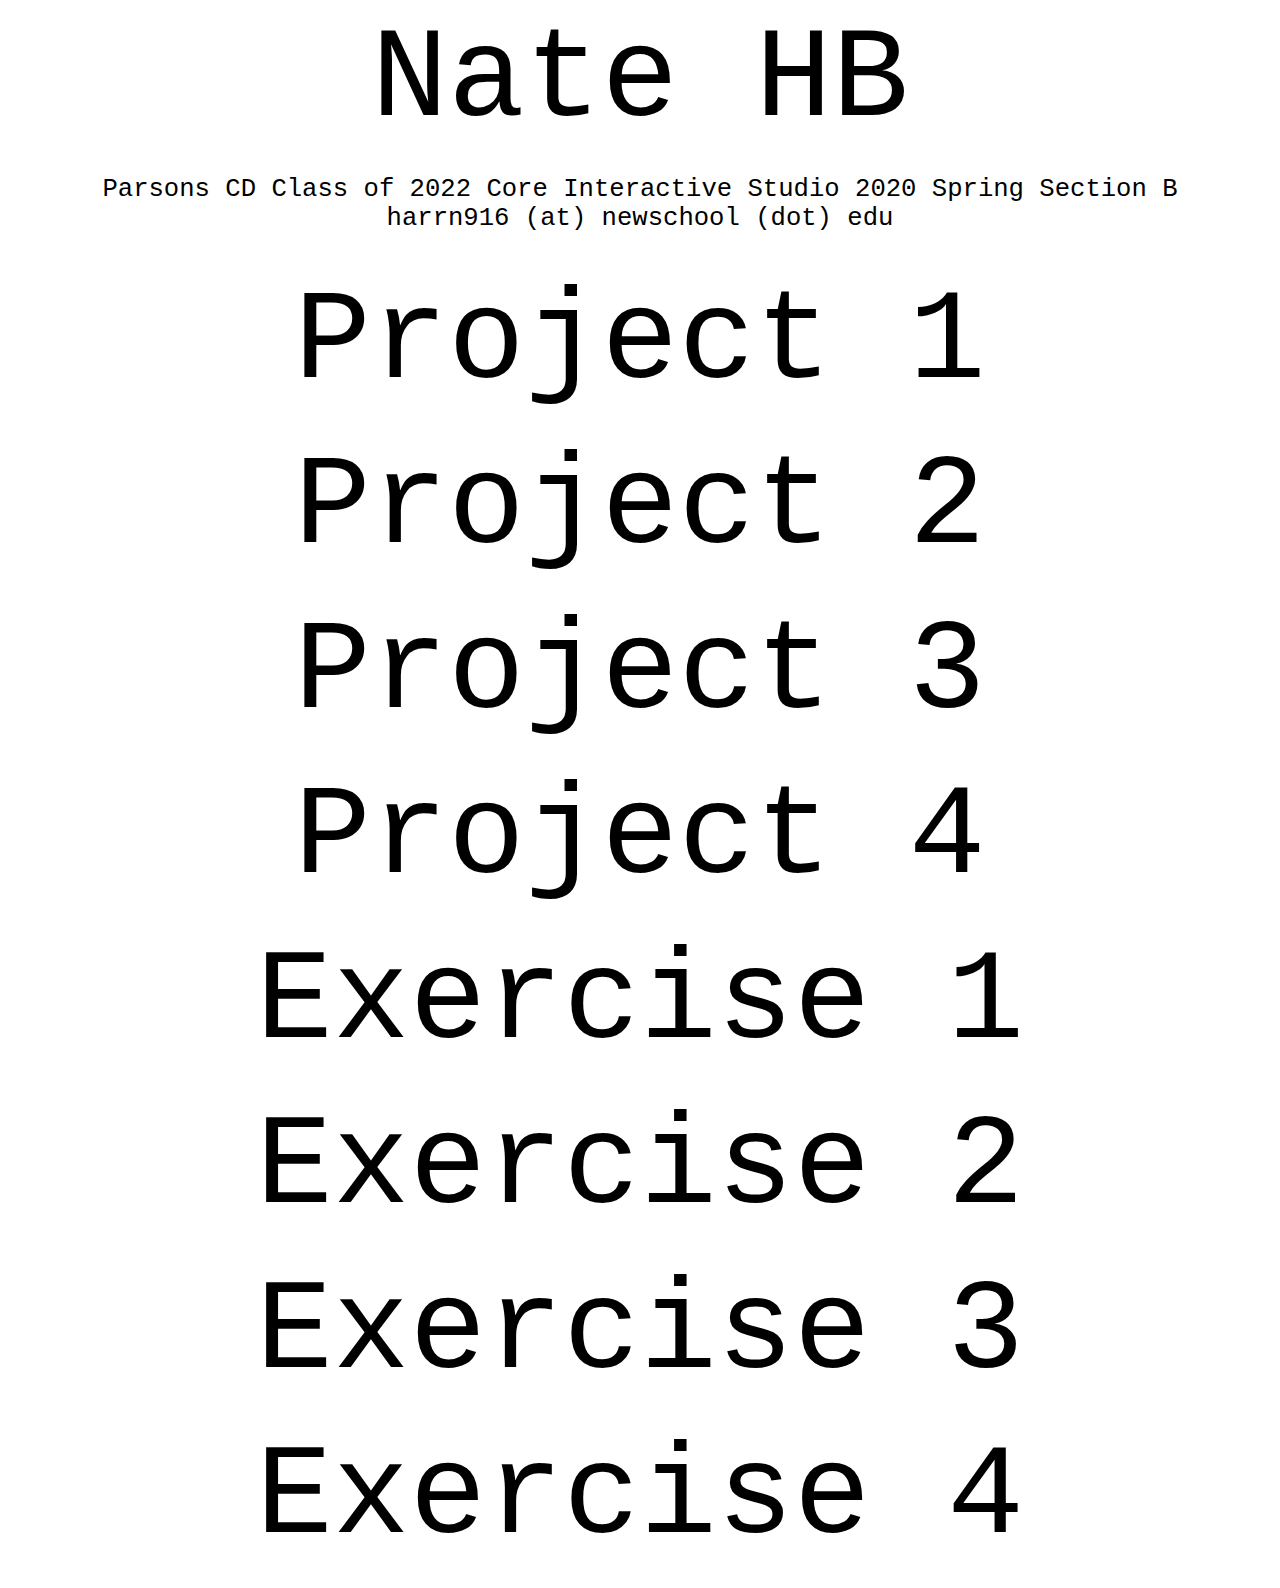
<file: index.html>
<html>
<head>
  <meta charset="utf-8">
  <title>Nate HB Portfolio</title>
  <link rel="stylesheet" href="style.css">
</head>
<body>
  <div class="main">
    <div class="info">
      <div class="name">Nate HB</div>
      <div class="course">
        Parsons CD Class of 2022
Core Interactive Studio 2020 Spring Section B
      </div>
      <div class="contact">harrn916 (at) newschool (dot) edu</div>
    </div>
    <div class="projectsContainer">
      <div class="item">
        <a href="./websiteprogress/index.html">Project 1</a>
      </div>
      <div class="item">
       <a href="">Project 2</a>
      </div> 
      <div class="item">
       <a href="">Project 3</a>
      </div> 
      <div class="item">
       <a href="">Project 4</a>
      </div> 
      <div class="item">
       <a href="./seven/index.html">Exercise 1</a>
      </div> 
      <div class="item">
       <a href="./ResponsiveWeb/index.html">Exercise 2</a>
      </div> 
      <div class="item">
       <a href="">Exercise 3</a>
      </div> 
      <div class="item">
       <a href="">Exercise 4</a>
      </div> 
    </div>
  </div>
</body>
</html>
</file>
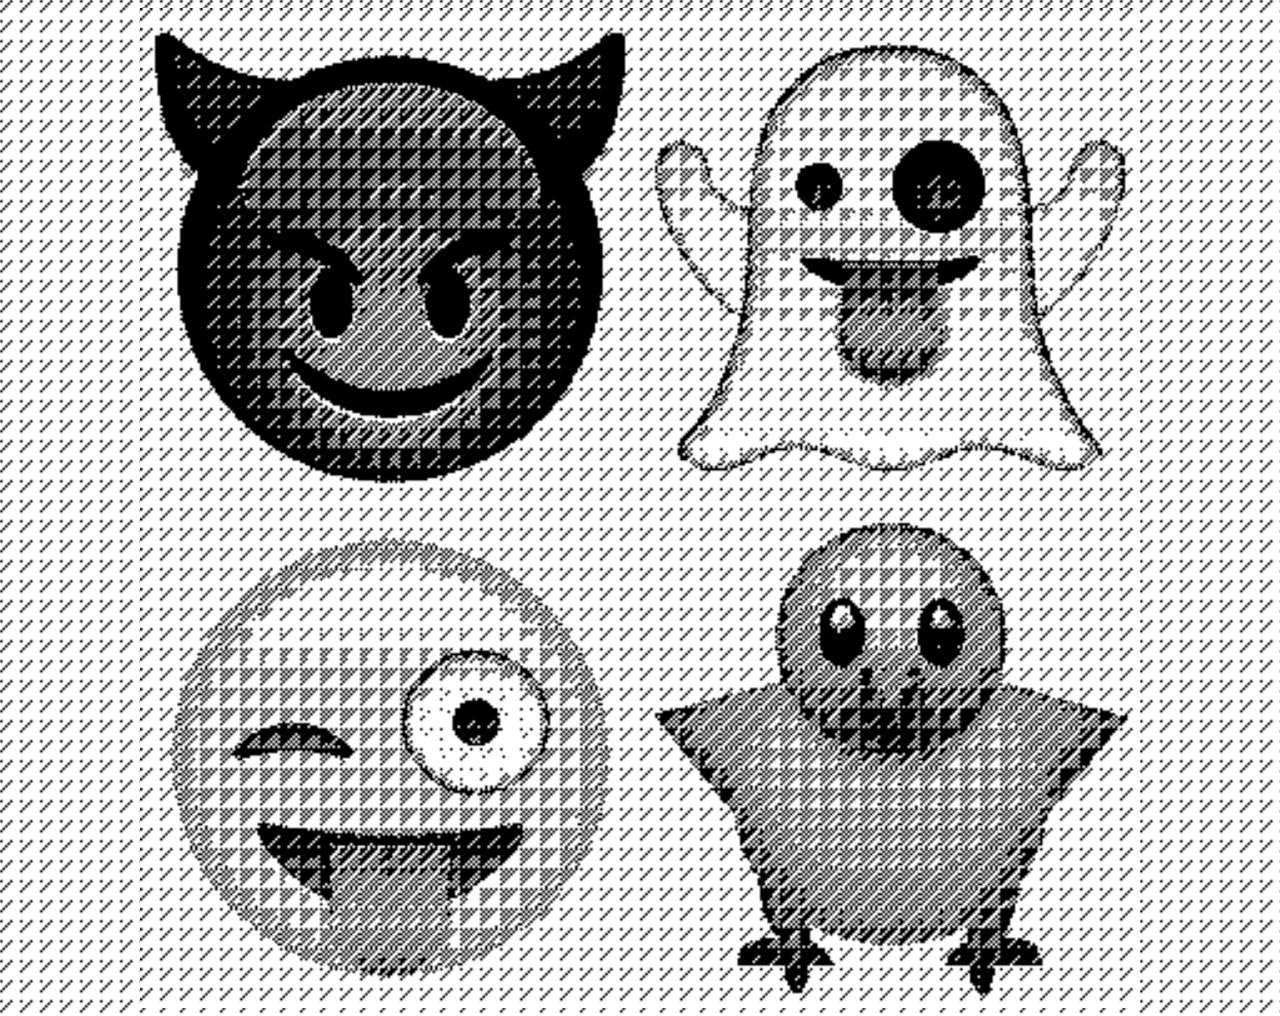
<file: emojisite/index.html>
<!DOCTYPE html>
<html>
	<head>
		<meta charset="UTF-8">
		<title></title>
		<link rel="stylesheet" type="text/css" href="style.css">
	</head>
	<body>       
           <div class="emoji">
           		<div class="devil">
           			<a href="devil.html"><img src="img/blank.png"></a>
           		</div>
           		<div class="ghost">
           			<a href="ghost.html"><img src="img/blank.png"></a>
           		</div>
           		<div class="smile">
           			<a href="smile.html"><img src="img/blank.png"></a>
           		</div>
           		<div class="bird">
           			<a href="bird.html"><img src="img/blank.png"></a>
           		</div>
           </div>

	</body>
</html>
</file>
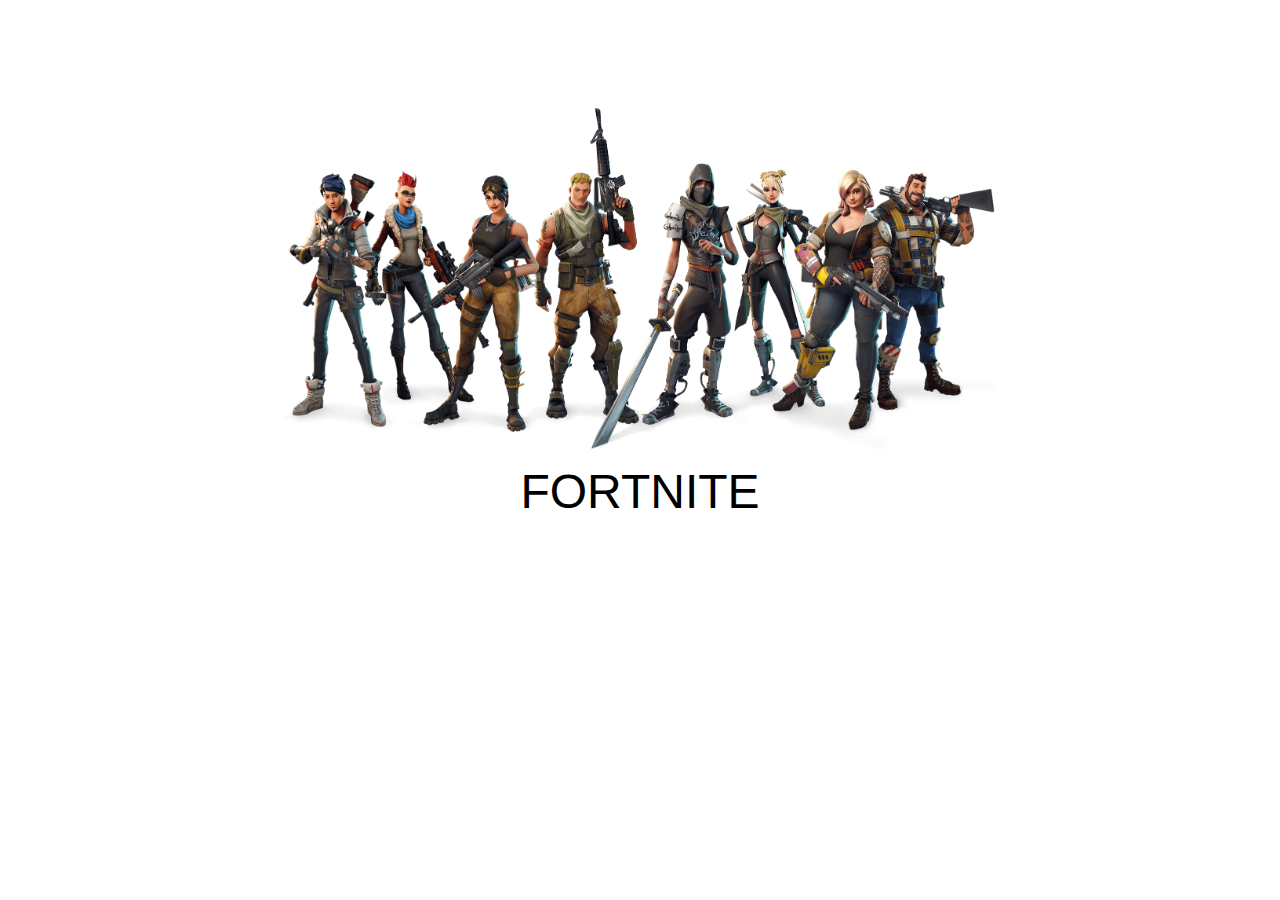
<file: ResponsiveWeb/index.html>
<!DOCTYPE html>
<html>
	<head>
		<meta charset="UTF-8">
		<title></title>
		<link rel="stylesheet" type="text/css" href="style.css">
	</head>
	<body>
		<div class="content">
			<div class="image">
				<img src="./fortnite.png">
			</div>
			<div class="image2">
				<img src="./dab.png">
			</div>
			<div class="fortnite">FORTNITE</div>
			<div class="dab"><a href="./index2.html">DAB?</a></div>
		</div>


	</body>
</html>
</file>
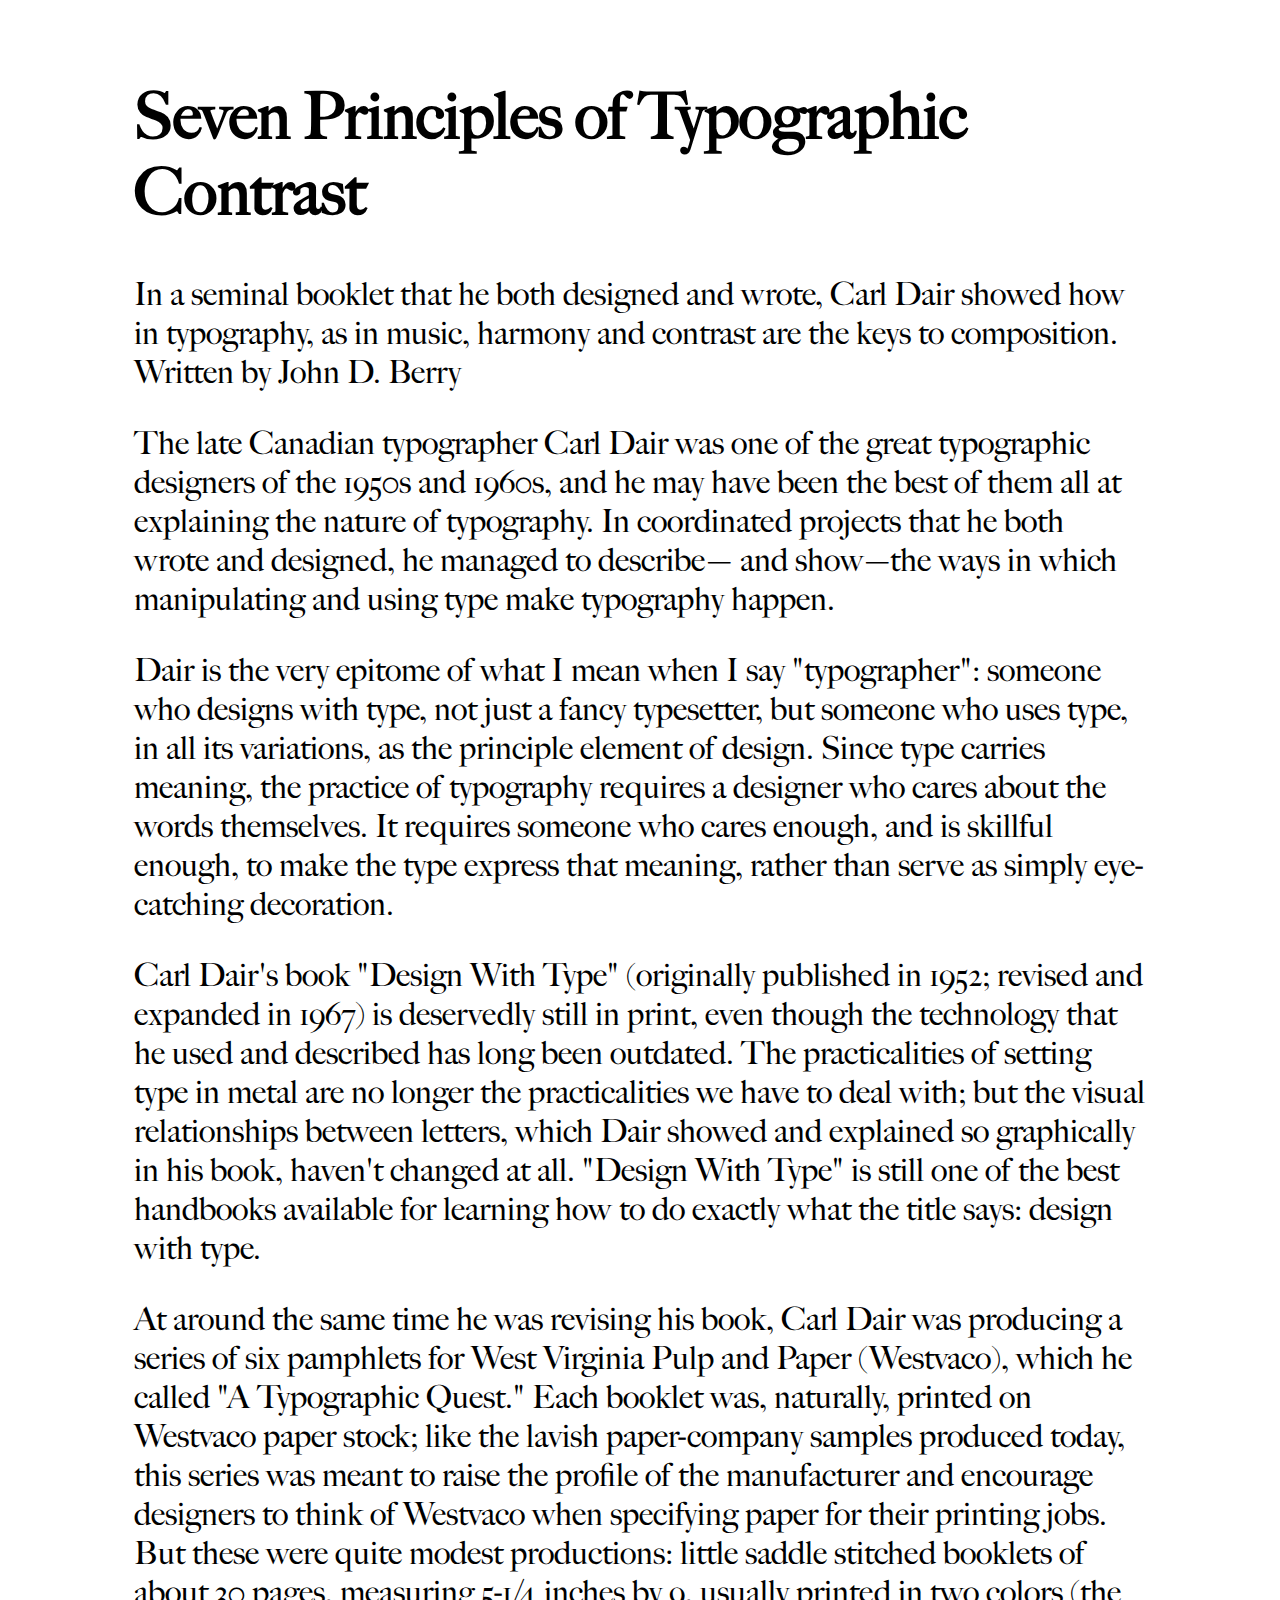
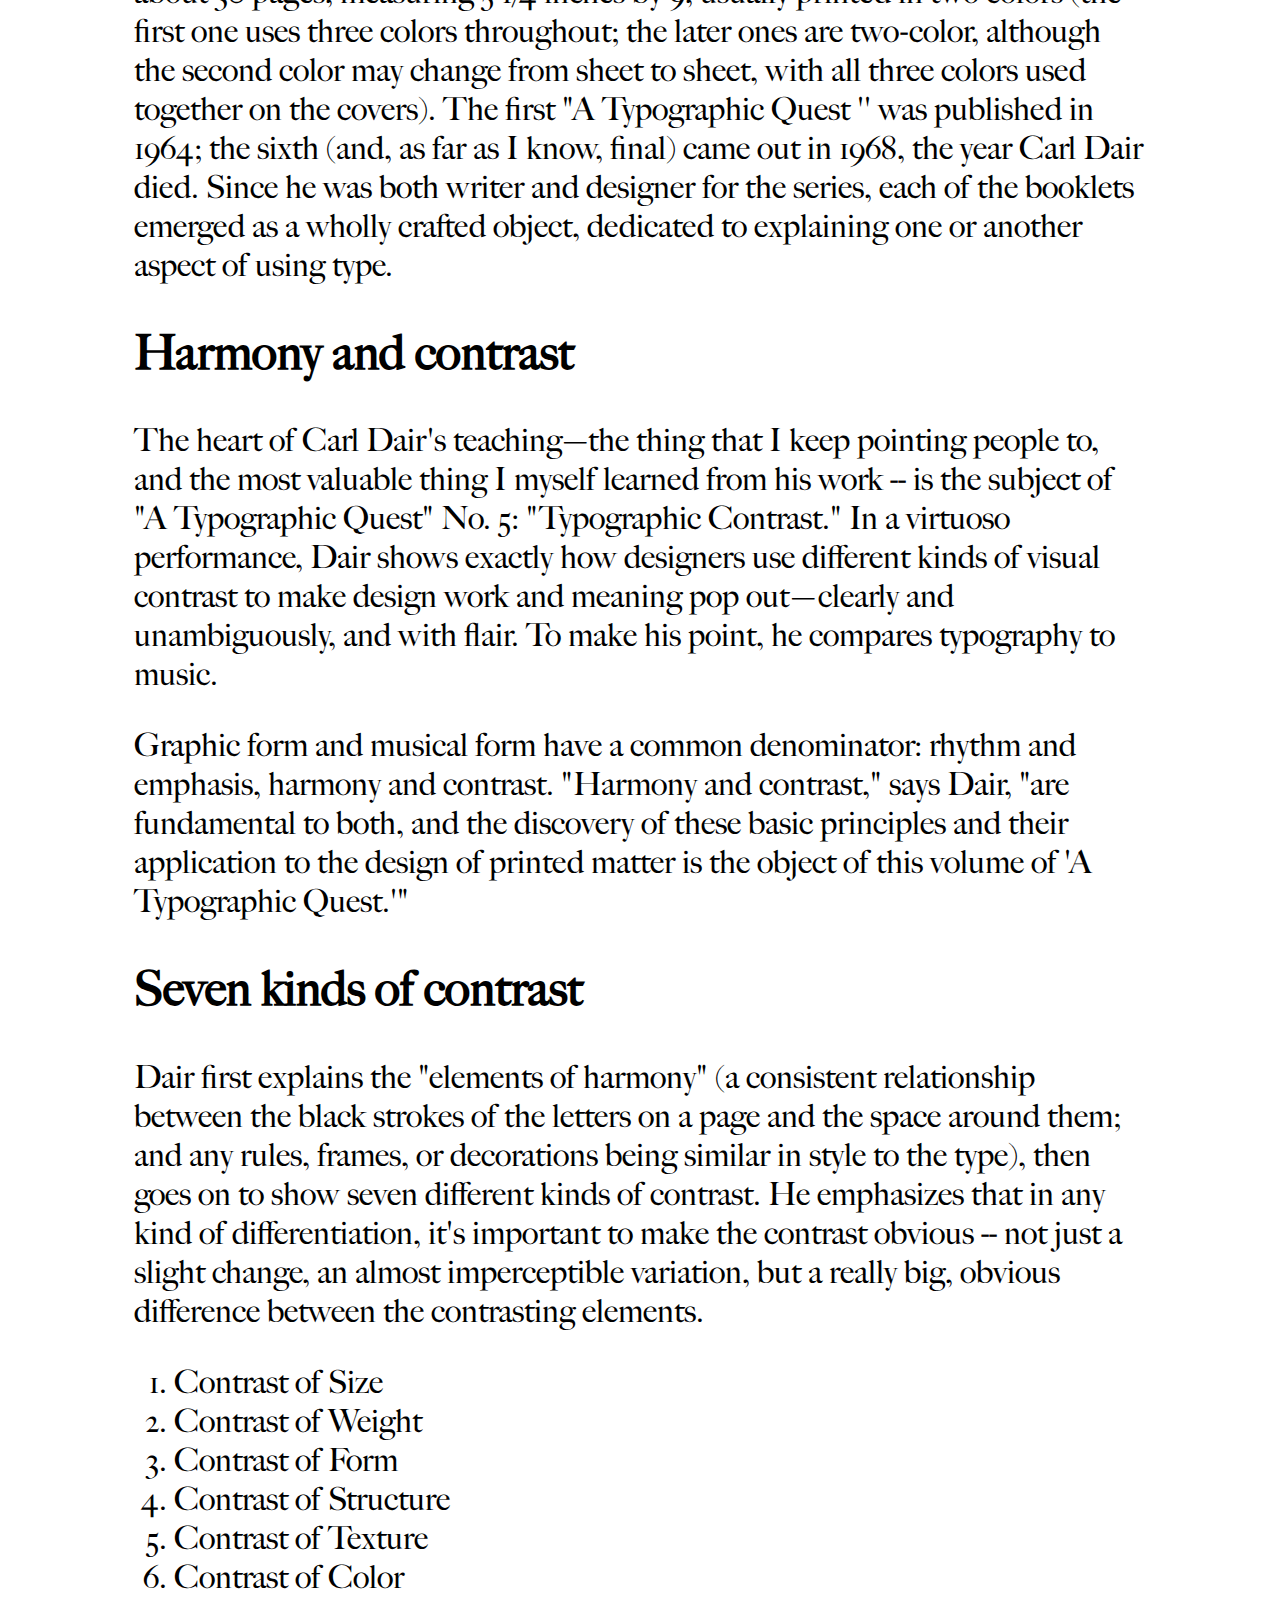
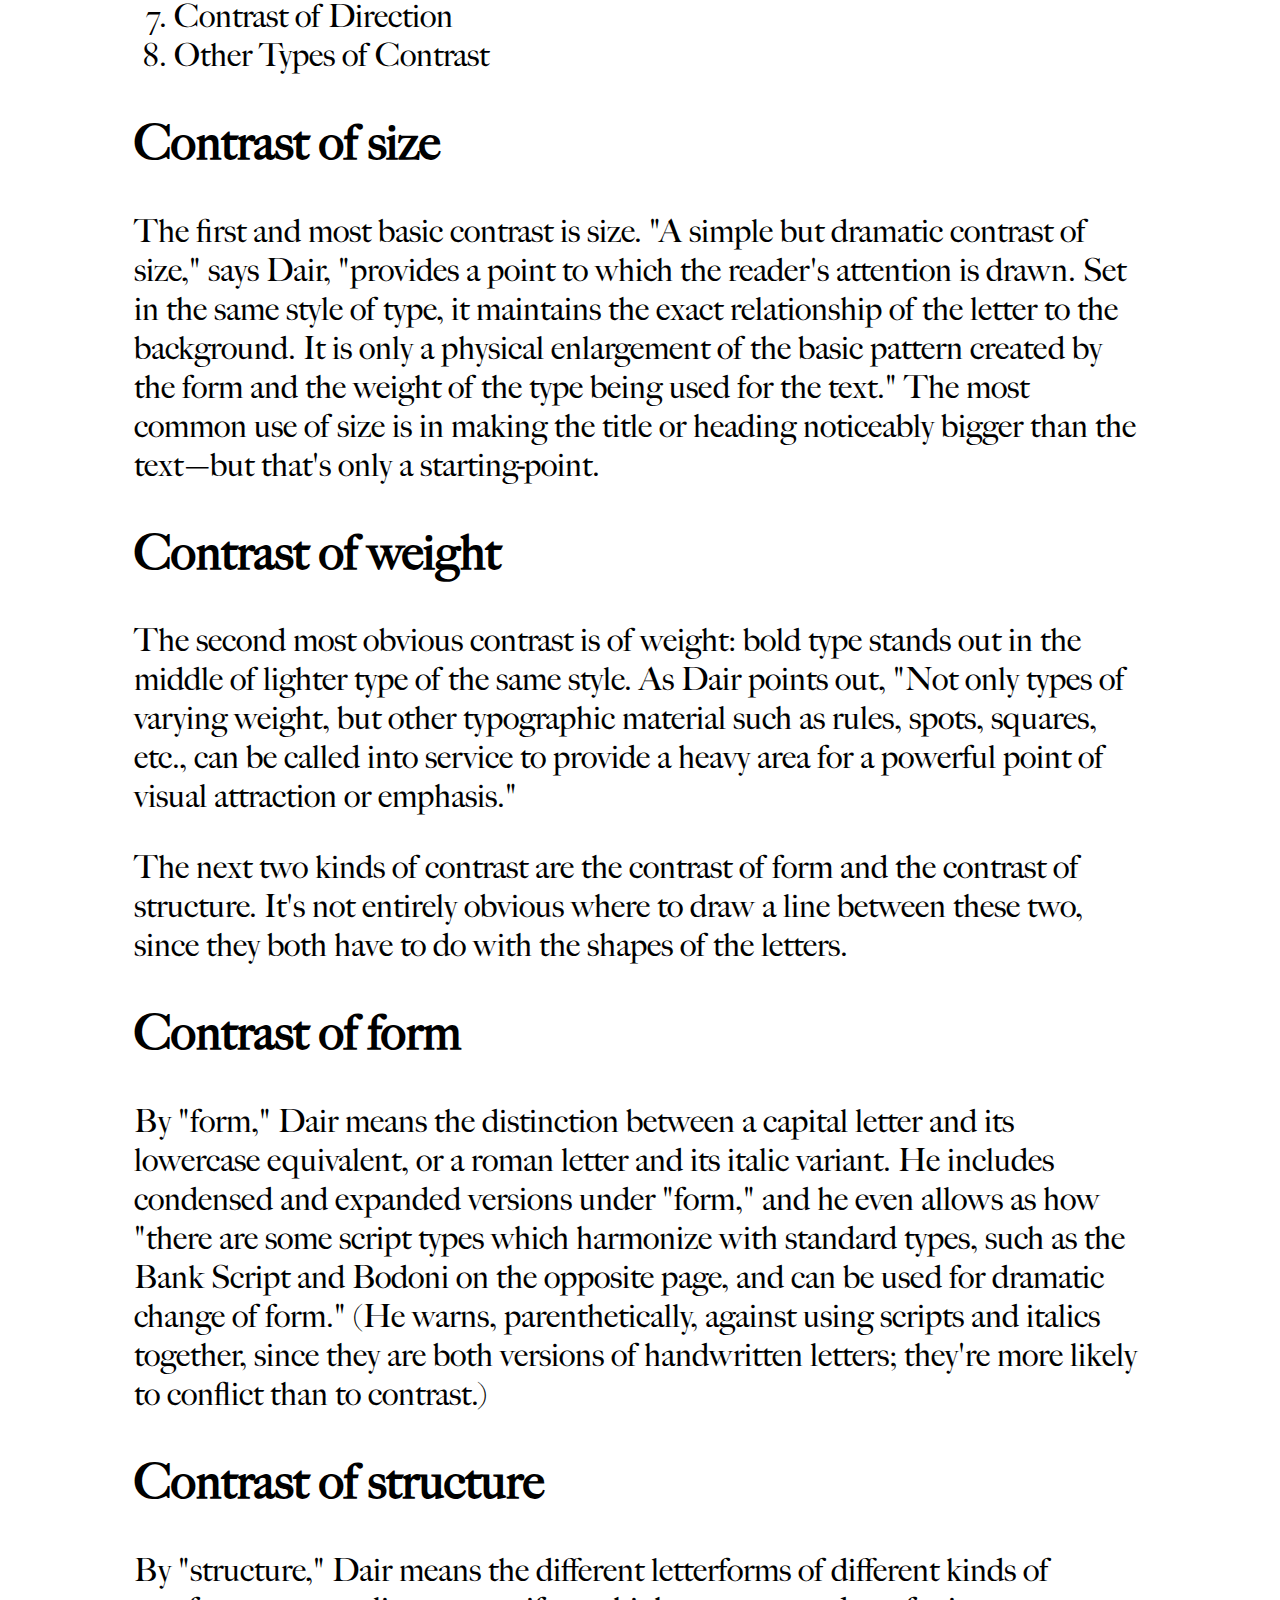
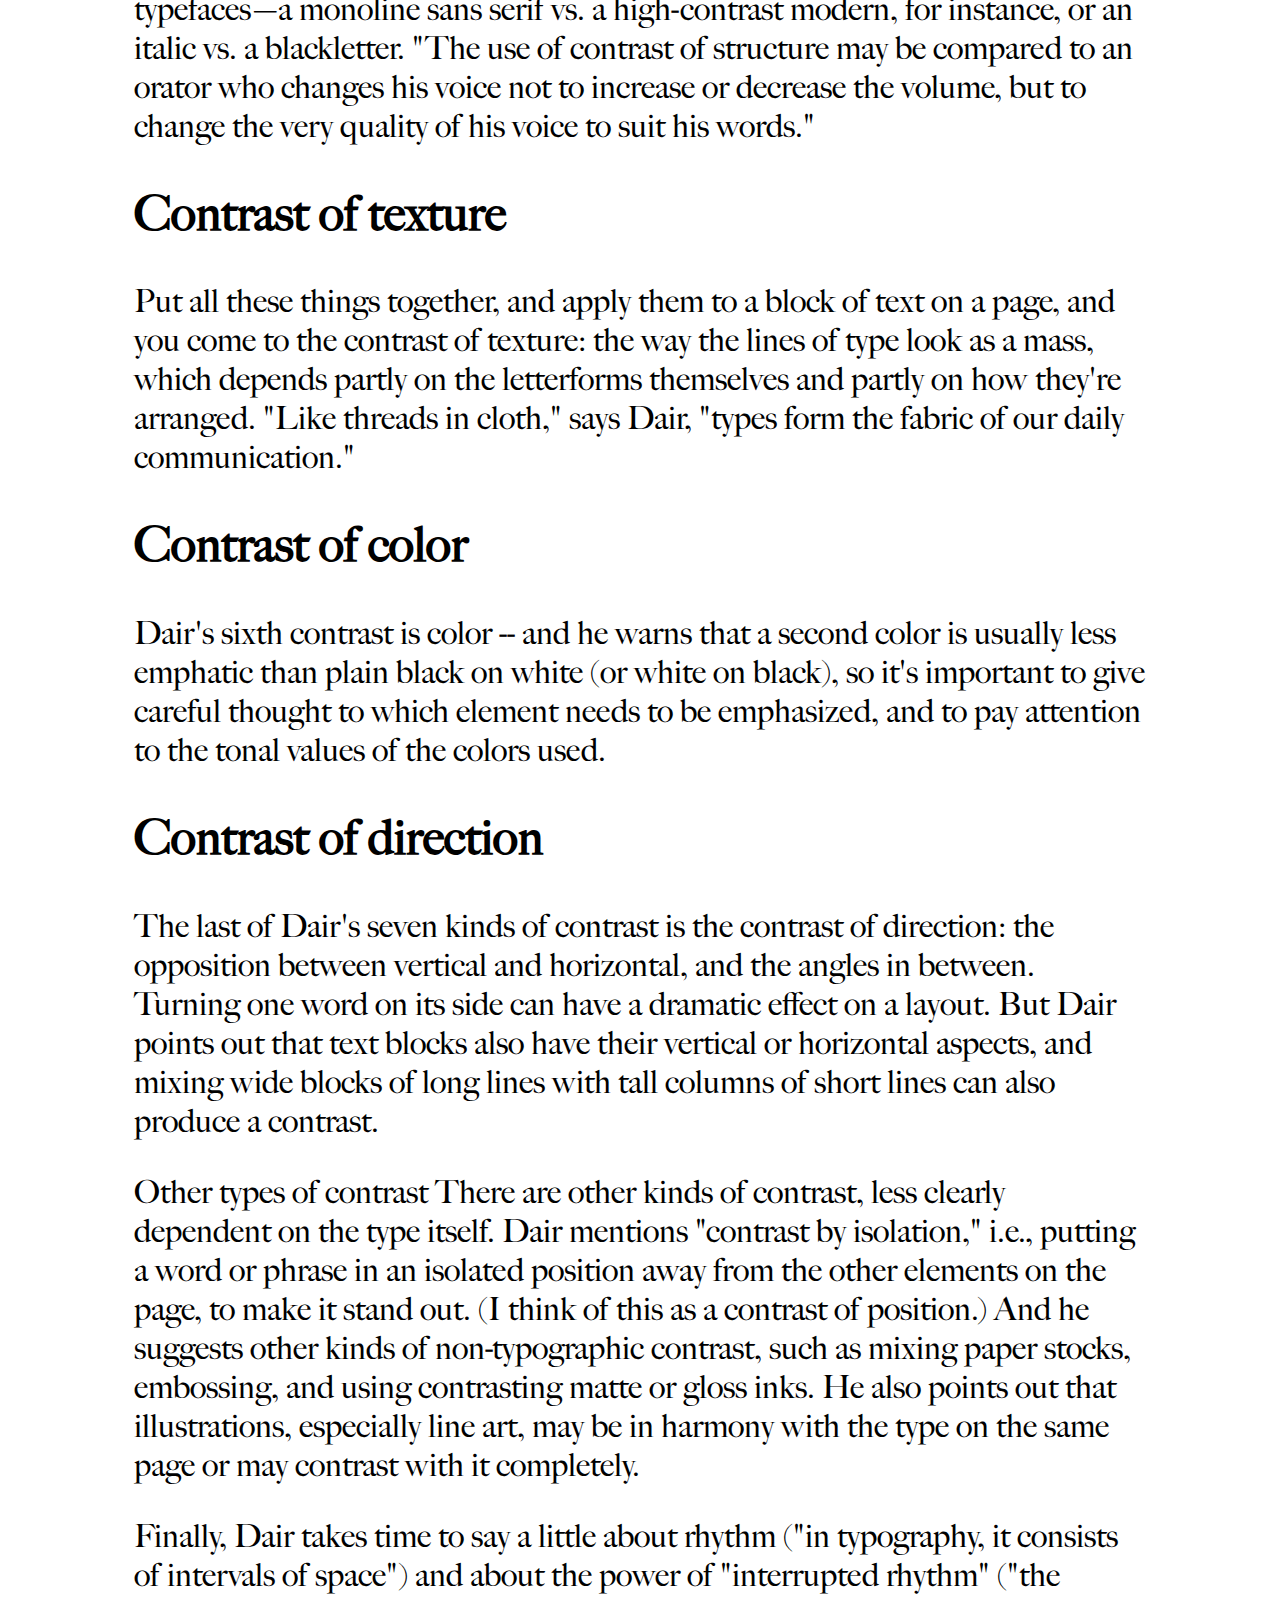
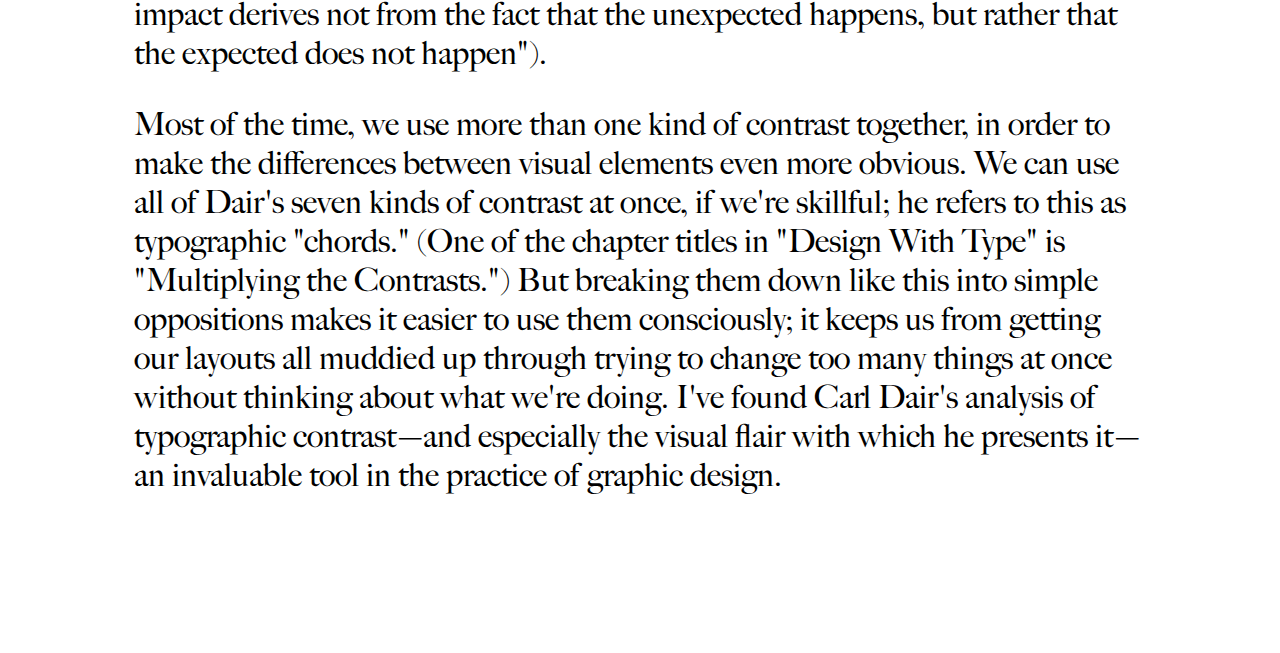
<file: seven/index.html>
<!DOCTYPE html>
<html>
	<head>
		<meta charset="UTF-8">
		<title></title>
		<link rel="stylesheet" type="text/css" href="style.css">
	</head>
	<body>
<div class="alltext">
	 <h1>
     Seven Principles of Typographic Contrast
    </h1>
<p> 
In a seminal booklet that he both designed and wrote, Carl Dair showed how in typography, as in music, harmony and contrast are the keys to composition.
Written by John D. Berry
</p> 
<p>
The late Canadian typographer Carl Dair was one of the great typographic designers of the 1950s and 1960s, and he may have been the best of them all at explaining the nature of typography. In coordinated projects that he both wrote and designed, he managed to describe— and show—the ways in which manipulating and using type make typography happen.
</p>
<p>
Dair is the very epitome of what I mean when I say "typographer": someone who designs with type, not just a fancy typesetter, but someone who uses type, in all its variations, as the principle element of design. Since type carries meaning, the practice of typography requires a designer who cares about the words themselves. It requires someone who cares enough, and is skillful enough, to make the type express that meaning, rather than serve as simply eye-catching decoration.
</p>
<p>
Carl Dair's book "Design With Type" (originally published in 1952; revised and expanded in 1967) is deservedly still in print, even though the technology that he used and described has long been outdated. The practicalities of setting type in metal are no longer the practicalities we have to deal with; but the visual relationships between letters, which Dair showed and explained so graphically in his book, haven't changed at all. "Design With Type" is still one of the best handbooks available for learning how to do exactly what the title says: design with type.
</p>
<p>
At around the same time he was revising his book, Carl Dair was producing a series of six pamphlets for West Virginia Pulp and Paper (Westvaco), which he called "A Typographic Quest." Each booklet was, naturally, printed on Westvaco paper stock; like the lavish paper-company samples produced today, this series was meant to raise the profile of the manufacturer and encourage designers to think of Westvaco when specifying paper for their printing jobs. But these were quite modest productions: little saddle stitched booklets of about 30 pages, measuring 5-1/4 inches by 9, usually printed in two colors (the first one uses three colors throughout; the later ones are two-color, although the second color may change from sheet to sheet, with all three colors used together on the covers). The first "A Typographic Quest '' was published in 1964; the sixth (and, as far as I know, final) came out in 1968, the year Carl Dair died. Since he was both writer and designer for the series, each of the booklets emerged as a wholly crafted object, dedicated to explaining one or another aspect of using type.
</p>
<h2>
Harmony and contrast
</h2>
<p>
The heart of Carl Dair's teaching—the thing that I keep pointing people to, and the most valuable thing I myself learned from his work -- is the subject of "A Typographic Quest" No. 5: "Typographic Contrast." In a virtuoso performance, Dair shows exactly how designers use different kinds of visual contrast to make design work and meaning pop out—clearly and unambiguously, and with flair. To make his point, he compares typography to music.
</p>
<p>
Graphic form and musical form have a common denominator: rhythm and emphasis, harmony and contrast. "Harmony and contrast," says Dair, "are fundamental to both, and the discovery of these basic principles and their application to the design of printed matter is the object of this volume of 'A Typographic Quest.'"
</p>
<h2>
Seven kinds of contrast
</h2>
<p>
Dair first explains the "elements of harmony" (a consistent relationship between the black strokes of the letters on a page and the space around them; and any rules, frames, or decorations being similar in style to the type), then goes on to show seven different kinds of contrast. He emphasizes that in any kind of differentiation, it's important to make the contrast obvious -- not just a slight change, an almost imperceptible variation, but a really big, obvious difference between the contrasting elements.
</p>

<ol type="1">
  <li>Contrast of Size</li>
  <li>Contrast of Weight</li>
  <li>Contrast of Form</li>
  <li>Contrast of Structure</li>
  <li>Contrast of Texture</li>
  <li>Contrast of Color</li>
  <li>Contrast of Direction</li>
  <li>Other Types of Contrast</li>
</ol>  

<h2>
Contrast of size
</h2>
<p>
The first and most basic contrast is size. "A simple but dramatic contrast of size," says Dair, "provides a point to which the reader's attention is drawn. Set in the same style of type, it maintains the exact relationship of the letter to the background. It is only a physical enlargement of the basic pattern created by the form and the weight of the type being used for the text." The most common use of size is in making the title or heading noticeably bigger than the text—but that's only a starting-point.
</p>
<h2>
Contrast of weight
</h2>
<p>
The second most obvious contrast is of weight: bold type stands out in the middle of lighter type of the same style. As Dair points out, "Not only types of varying weight, but other typographic material such as rules, spots, squares, etc., can be called into service to provide a heavy area for a powerful point of visual attraction or emphasis."
</p>
<p>
The next two kinds of contrast are the contrast of form and the contrast of structure. It's not entirely obvious where to draw a line between these two, since they both have to do with the shapes of the letters.
</p>
<h2>
Contrast of form
</h2>
<p>
By "form," Dair means the distinction between a capital letter and its lowercase equivalent, or a roman letter and its italic variant. He includes condensed and expanded versions under "form," and he even allows as how "there are some script types which harmonize with standard types, such as the Bank Script and Bodoni on the opposite page, and can be used for dramatic change of form." (He warns, parenthetically, against using scripts and italics together, since they are both versions of handwritten letters; they're more likely to conflict than to contrast.)
</p>
<h2> 
Contrast of structure
</h2>
<p>
By "structure," Dair means the different letterforms of different kinds of typefaces—a monoline sans serif vs. a high-contrast modern, for instance, or an italic vs. a blackletter. "The use of contrast of structure may be compared to an orator who changes his voice not to increase or decrease the volume, but to change the very quality of his voice to suit his words."
</p>
<h2>
Contrast of texture
</h2>
<p>
Put all these things together, and apply them to a block of text on a page, and you come to the contrast of texture: the way the lines of type look as a mass, which depends partly on the letterforms themselves and partly on how they're arranged. "Like threads in cloth," says Dair, "types form the fabric of our daily communication."
</p>
<h2>
Contrast of color
</h2>
<p>
Dair's sixth contrast is color -- and he warns that a second color is usually less emphatic than plain black on white (or white on black), so it's important to give careful thought to which element needs to be emphasized, and to pay attention to the tonal values of the colors used.
</p>
<h2> 
Contrast of direction
</h2>
<p>
The last of Dair's seven kinds of contrast is the contrast of direction: the opposition between vertical and horizontal, and the angles in between. Turning one word on its side can have a dramatic effect on a layout. But Dair points out that text blocks also have their vertical or horizontal aspects, and mixing wide blocks of long lines with tall columns of short lines can also produce a contrast.
</p>
<p>
Other types of contrast
There are other kinds of contrast, less clearly dependent on the type itself. Dair mentions "contrast by isolation," i.e., putting a word or phrase in an isolated position away from the other elements on the page, to make it stand out. (I think of this as a contrast of position.) And he suggests other kinds of non-typographic contrast, such as mixing paper stocks, embossing, and using contrasting matte or gloss inks. He also points out that illustrations, especially line art, may be in harmony with the type on the same page or may contrast with it completely.
</p>
<p>
Finally, Dair takes time to say a little about rhythm ("in typography, it consists of intervals of space") and about the power of "interrupted rhythm" ("the impact derives not from the fact that the unexpected happens, but rather that the expected does not happen").
</p>
<p>
Most of the time, we use more than one kind of contrast together, in order to make the differences between visual elements even more obvious. We can use all of Dair's seven kinds of contrast at once, if we're skillful; he refers to this as typographic "chords." (One of the chapter titles in "Design With Type" is "Multiplying the Contrasts.") But breaking them down like this into simple oppositions makes it easier to use them consciously; it keeps us from getting our layouts all muddied up through trying to change too many things at once without thinking about what we're doing. I've found Carl Dair's analysis of typographic contrast—and especially the visual flair with which he presents it—an invaluable tool in the practice of graphic design.
</p>
<br>
<br>
<br>
</div>
	</body>
</html>
</file>
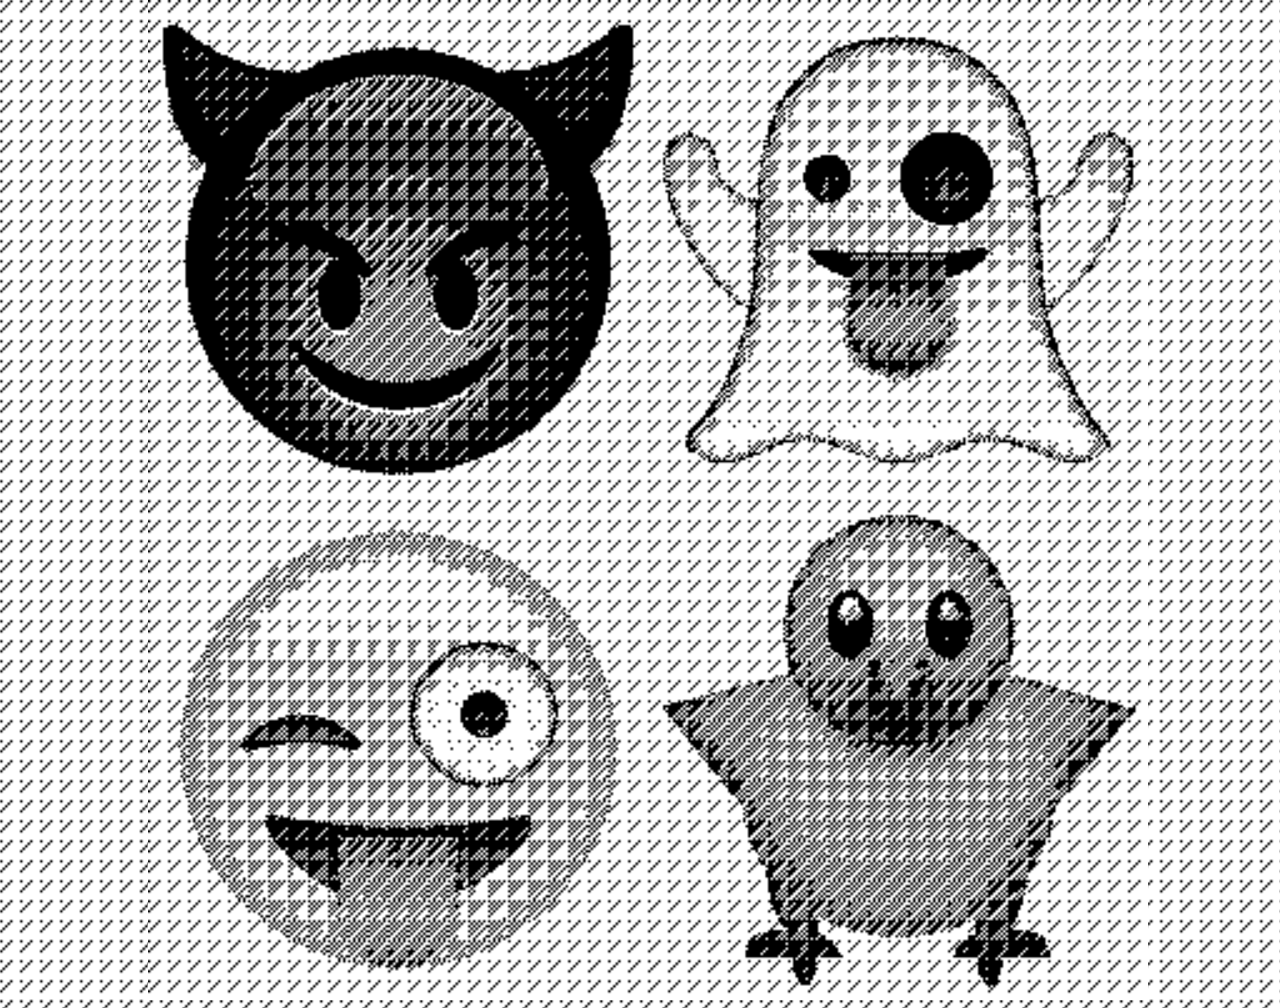
<file: websiteprogress/index.html>
<!DOCTYPE html>
<html>
	<head>
		<meta charset="UTF-8">
		<title></title>
		<link rel="stylesheet" type="text/css" href="style.css">
    <link rel="shortcut icon" type="image/png" href="favicon.png">
	</head>
	<body class="bgIndex">   
             <div class="emoji">
                <div class="click">
                  <a href="devil.html"><img src="img/blank.png"></a>
                </div>
                <div class="click">
                  <a href="ghost.html"><img src="img/blank.png"></a>
                </div>
                <div class="click">
                  <a href="smile.html"><img src="img/blank.png"></a>
                </div>
                <div class="click">
                  <a href="bike.html"><img src="img/blank.png"></a>
                </div>
             </div>
	</body>
</html>
</file>
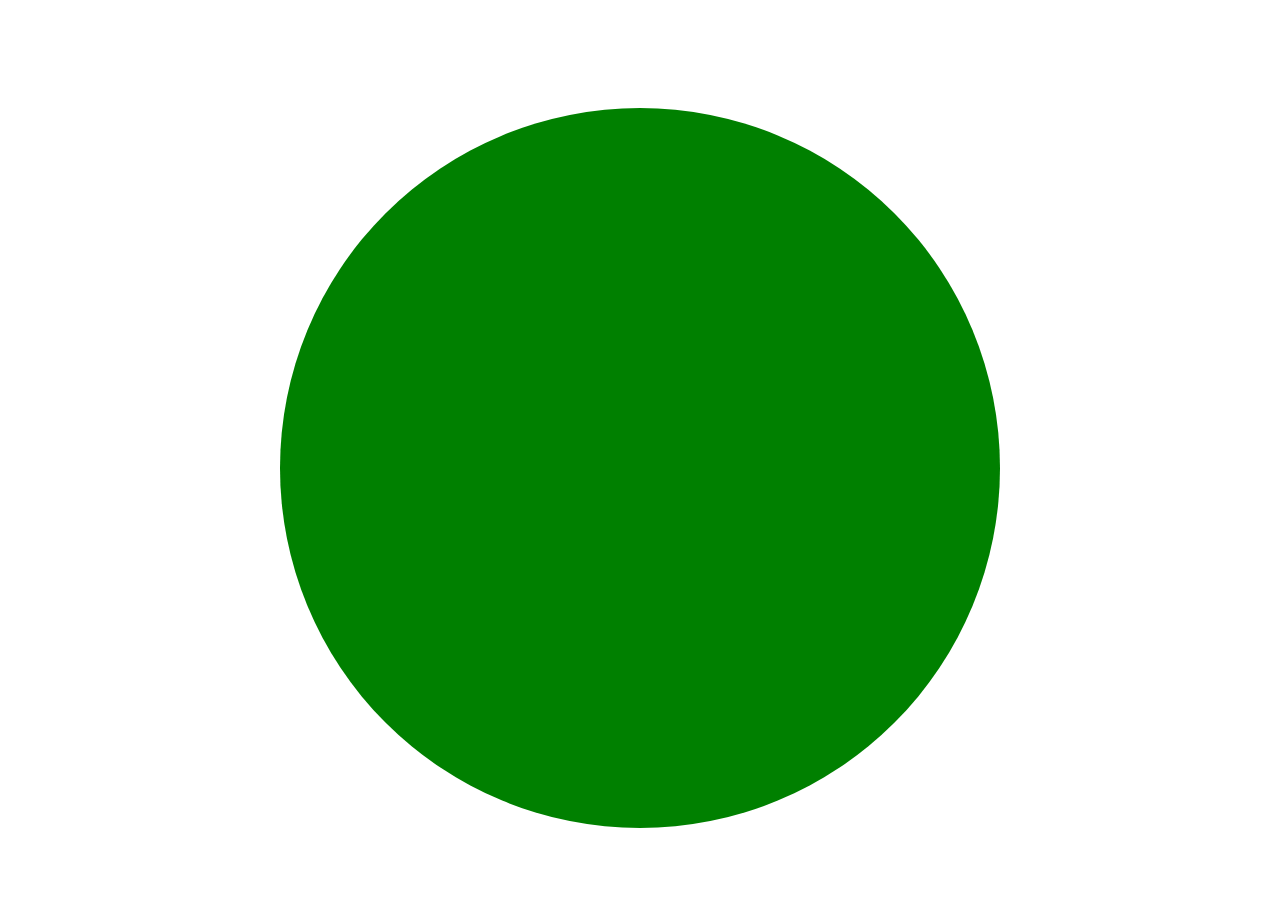
<file: ResponsiveWeb/index2.html>
<!DOCTYPE html>
<html>
	<head>
		<meta charset="UTF-8">
		<title></title>
		<link rel="stylesheet" type="text/css" href="style.css">
	</head>
	<body>
		<div class="content">
			<div class="circle"></div>
		</div>

	</body>
</html>
</file>
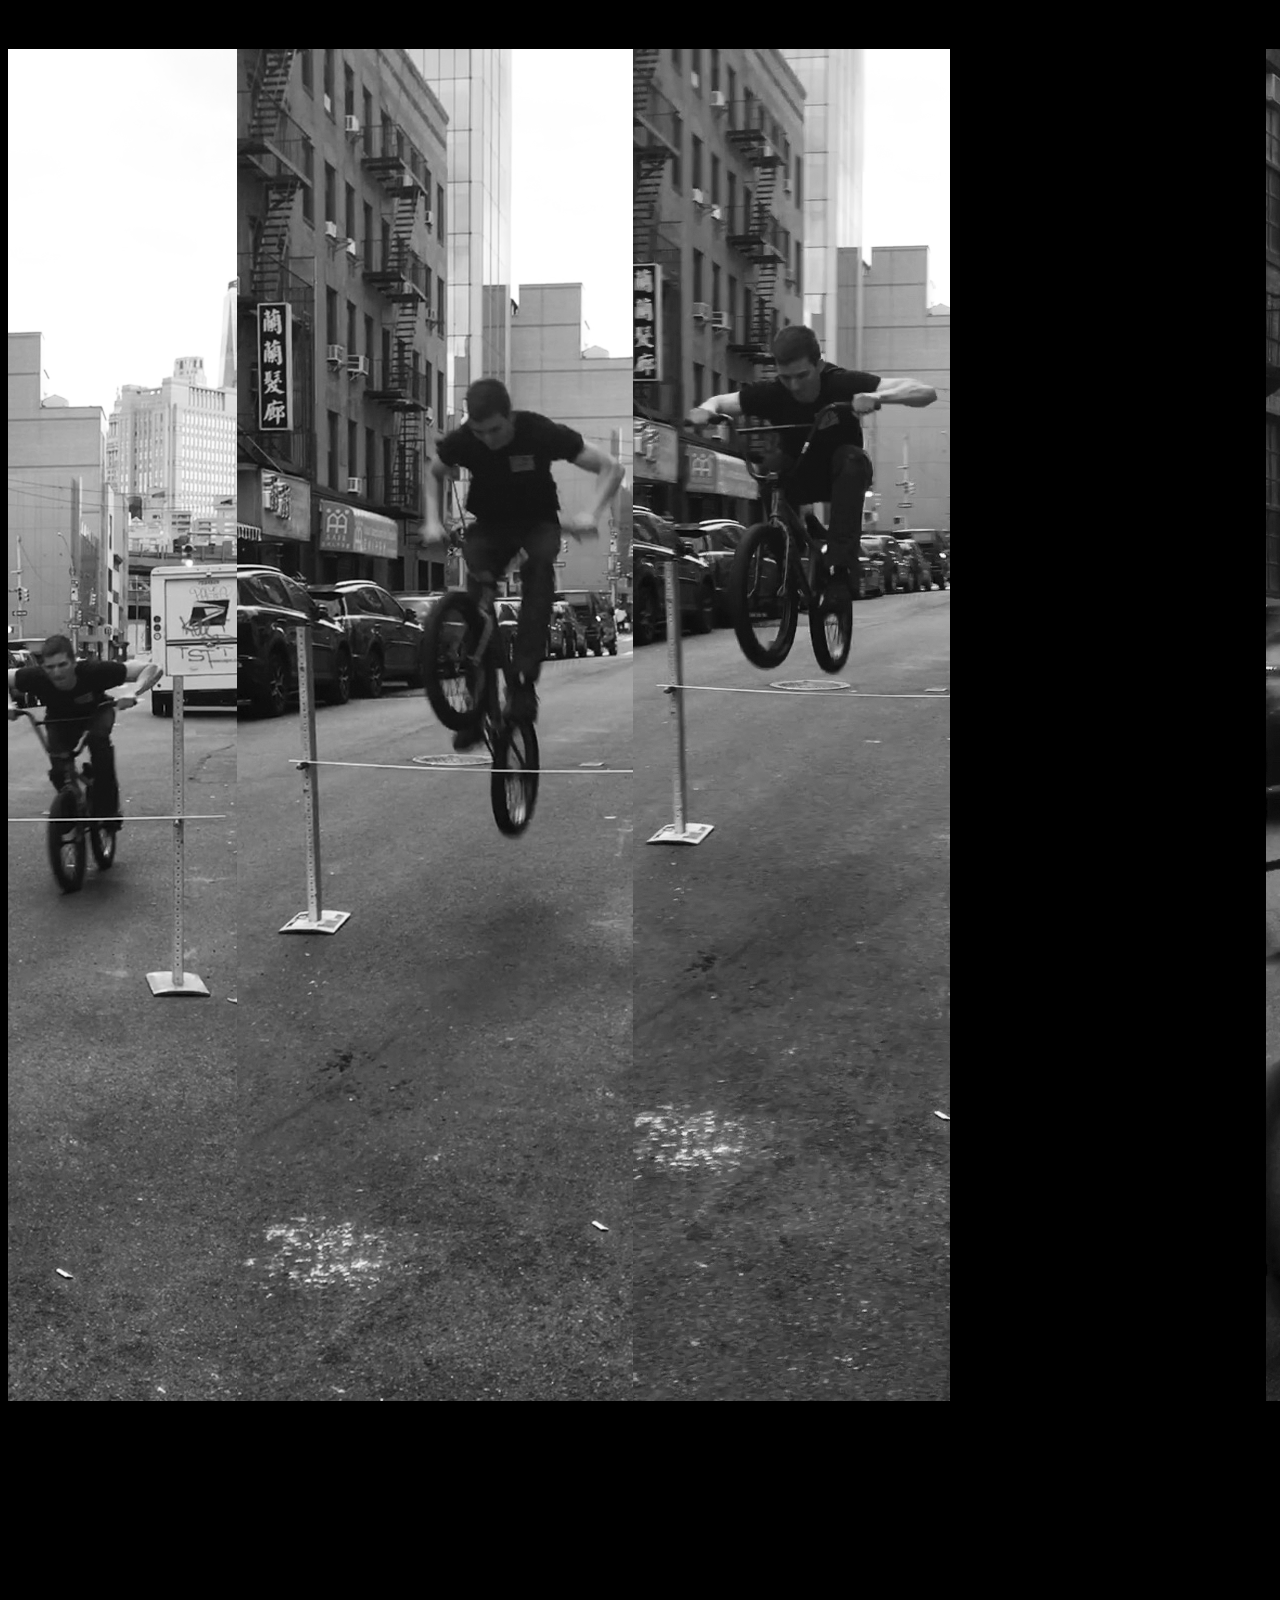
<file: websiteprogress/bike.html>
<!DOCTYPE html>
<html>
	<head>
		<meta charset="UTF-8">
		<title></title>
		<link rel="stylesheet" type="text/css" href="style.css">
	</head>
	<body id="bgBird">  
       
           <div class="bird">
             <img id="bike" src="img/bike.png">
             <a href="devil.html"><div id="link1"></div></a>
             <a href="ghost.html"><div id="link2"></div></a>
             <a href="smile.html"><div id="link3"></div></a>
             <a href="index.html"><div id="link4"></div></a>
           </div>
        
	</body>
</html>
</file>
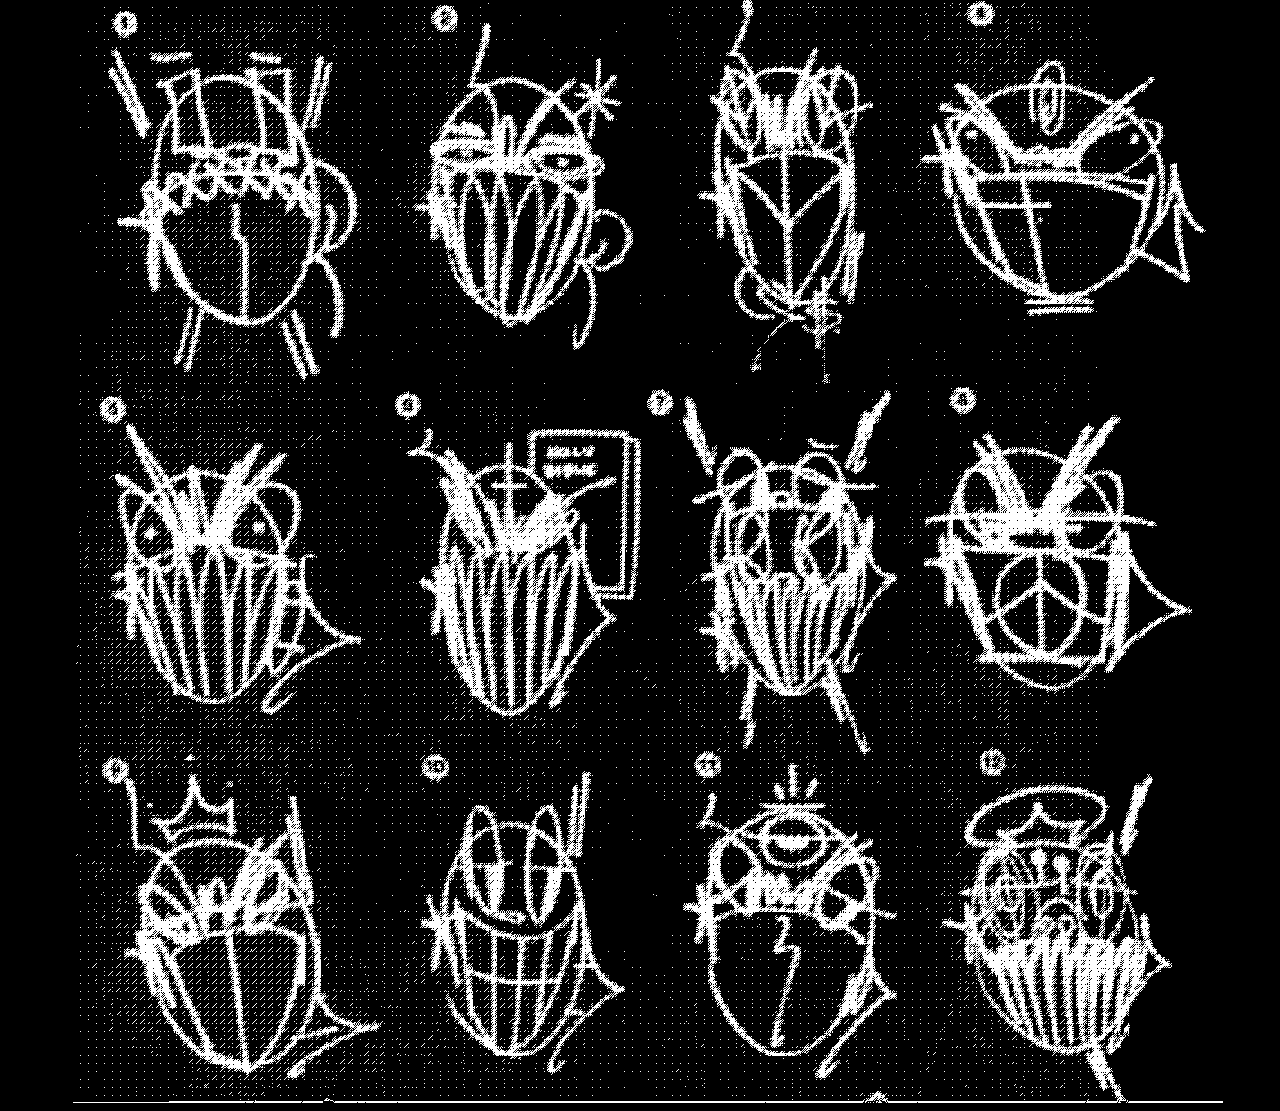
<file: websiteprogress/devil.html>
<!DOCTYPE html>
<html>
	<head>
		<meta charset="UTF-8">
		<title></title>
		<link rel="stylesheet" type="text/css" href="style.css">
	</head>
	<body id="bgDevil">  
       
           <div class="devil">
           	<a href="smile.html">
             <img id="philly" src="img/philly.png">
            </a>
           </div>
        
	</body>
</html>
</file>
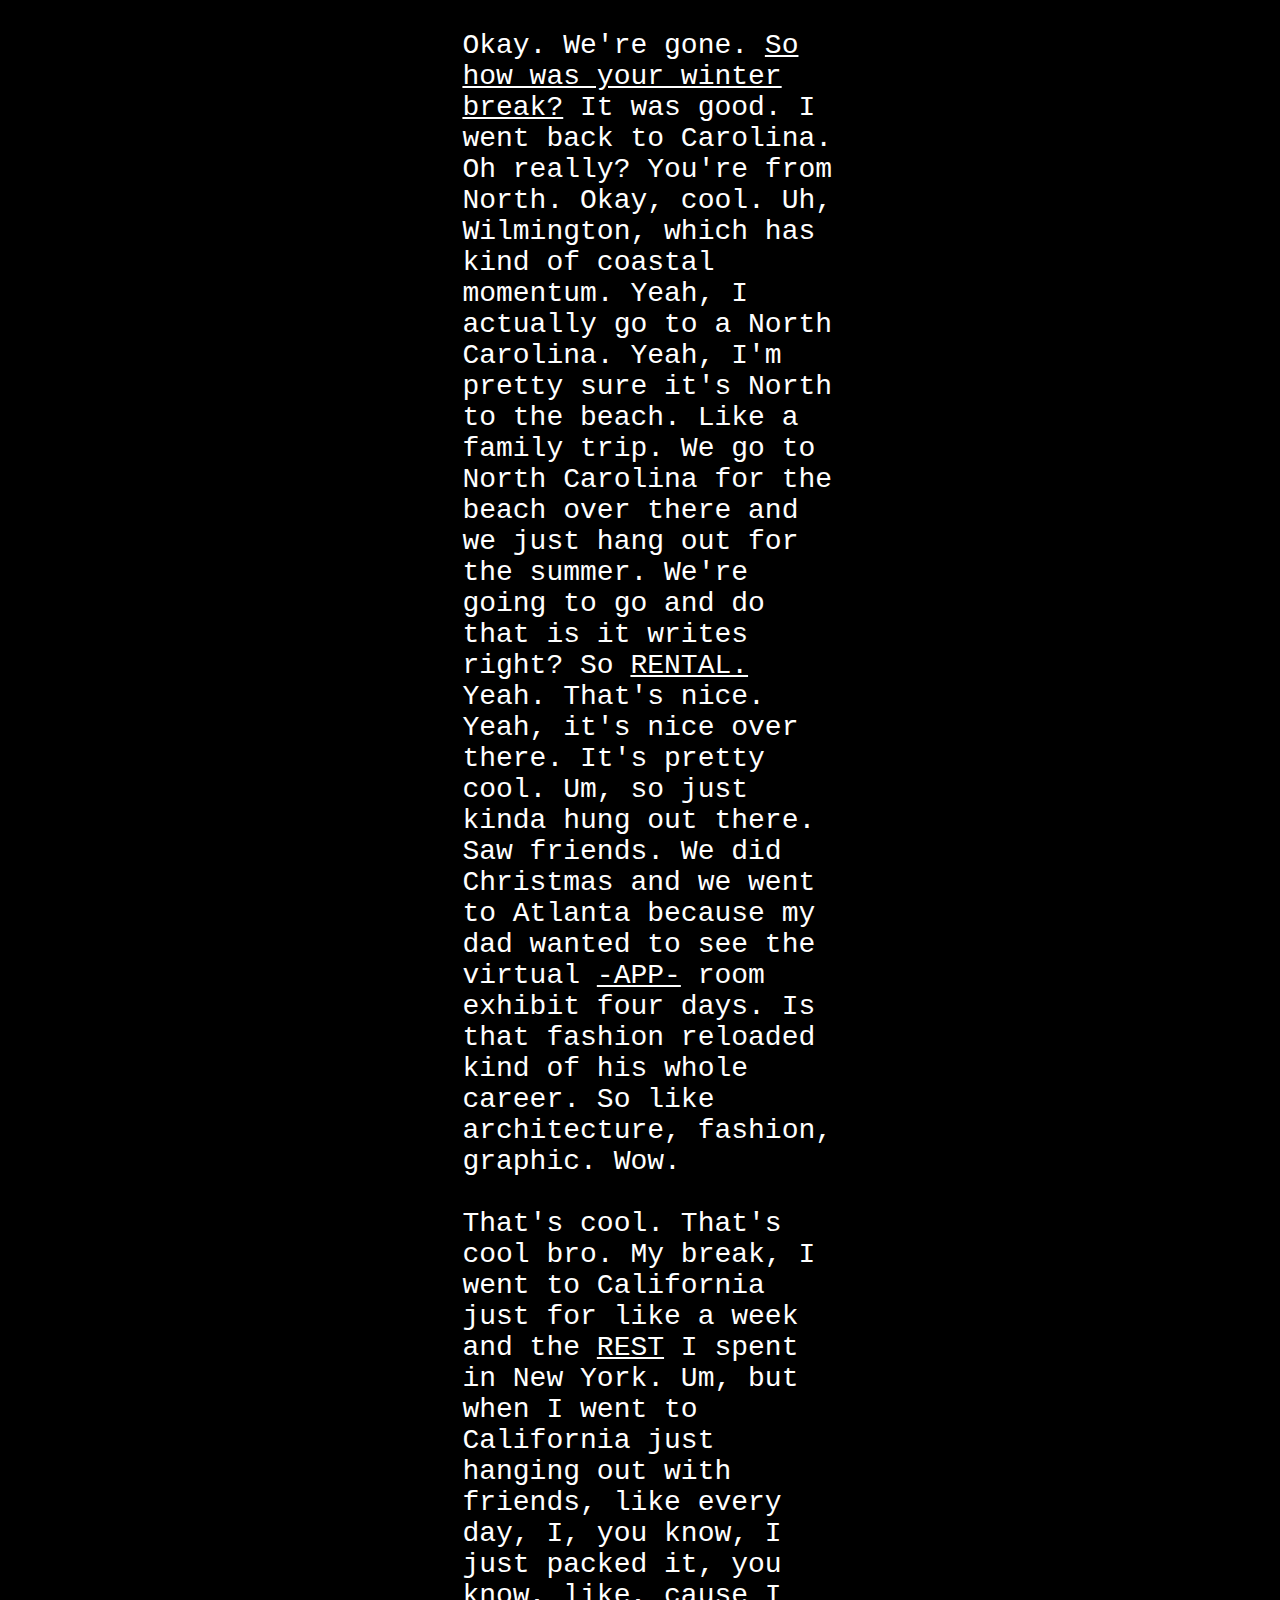
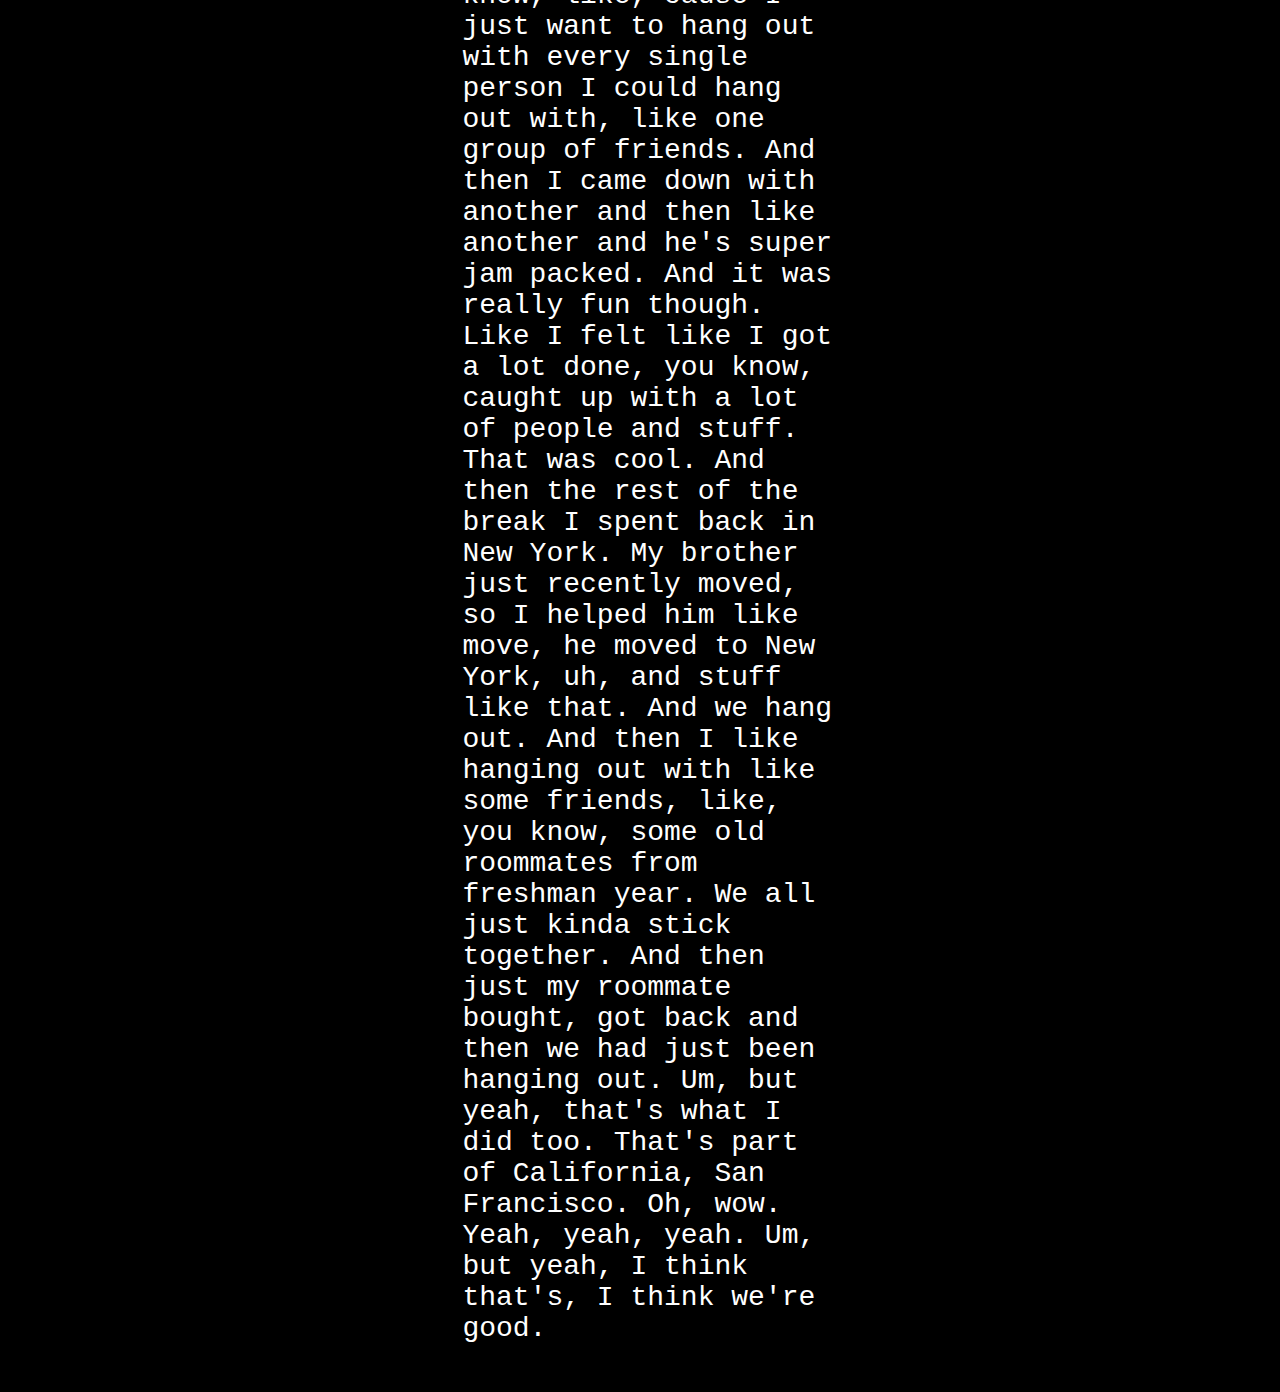
<file: websiteprogress/ghost.html>
<!DOCTYPE html>
<html>
	<head>
		<meta charset="UTF-8">
		<title></title>
		<link rel="stylesheet" type="text/css" href="style.css">
	</head>
	<body class="bgGhost">  
        <div class="winter">
           Okay. We're gone. <a href="index.html"style="color:white"style="text-decoration: none;">So how was your winter break?</a> It was good. I went back to Carolina. Oh really? You're from North. Okay, cool. Uh, Wilmington, which has kind of coastal momentum. Yeah, I actually go to a North Carolina. Yeah, I'm pretty sure it's North to the beach. Like a family trip. We go to North Carolina for the beach over there and we just hang out for the summer. We're going to go and do that is it writes right? So <a href="smile.html"style="color:white"style="text-decoration: none;">RENTAL.</a> Yeah. That's nice. Yeah, it's nice over there. It's pretty cool. Um, so just kinda hung out there. Saw friends. We did Christmas and we went to Atlanta because my dad wanted to see the virtual <a href="https://racheljin7.github.io/project1/"style="color:white"style="text-decoration: none;">-APP-</a> room exhibit four days. Is that fashion reloaded kind of his whole career. So like architecture, fashion, graphic. Wow. 
           <br>
           <br>
           That's cool. That's cool bro. My break, I went to California just for like a week and the <a href="devil.html"style="color:white"style="text-decoration: none;">REST</a> I spent in New York. Um, but when I went to California just hanging out with friends, like every day, I, you know, I just packed it, you know, like, cause I just want to hang out with every single person I could hang out with, like one group of friends. And then I came down with another and then like another and he's super jam packed. And it was really fun though. Like I felt like I got a lot done, you know, caught up with a lot of people and stuff. That was cool. And then the rest of the break I spent back in New York. My brother just recently moved, so I helped him like move, he moved to New York, uh, and stuff like that. And we hang out. And then I like hanging out with like some friends, like, you know, some old roommates from freshman year. We all just kinda stick together. And then just my roommate bought, got back and then we had just been hanging out. Um, but yeah, that's what I did too. That's part of California, San Francisco. Oh, wow. Yeah, yeah, yeah. Um, but yeah, I think that's, I think we're good.
        </div>
	</body>
</html>
</file>
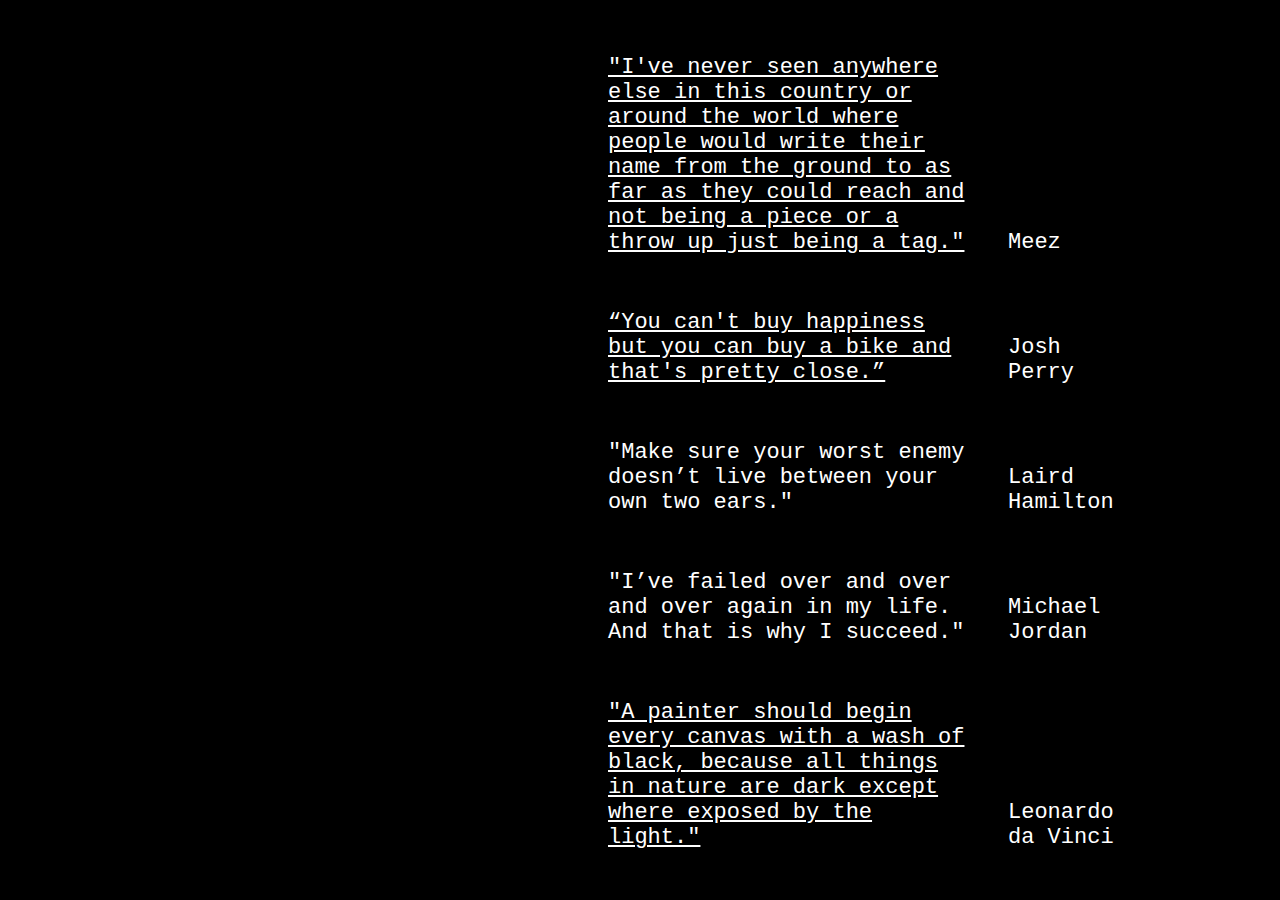
<file: websiteprogress/smile.html>
<!DOCTYPE html>
<html>
	<head>
		<meta charset="UTF-8">
		<title></title>
		<link rel="stylesheet" type="text/css" href="style.css">
	</head>
	<body class="bgSmile">  
    
       <div id="quotes">
         
         <div class="quote"><a href="https://www.youtube.com/watch?v=b8c1_O6p4_c"style="color:white"style="text-decoration: none;">"I've never seen anywhere else in this country or around the world where people would write their name from the ground to as far as they could reach and not being a piece or a throw up just being a tag."
         </a>
          

            <div class="speaker">Meez</div>
         </div>
         
         <div class="quote"><a href="bike.html"style="color:white"style="text-decoration: none;">“You can't buy happiness but you can buy a bike and that's pretty close.”
         </a>

          

            <div class="speaker"> Josh Perry</div>
         </div>
         
         <div class="quote">"Make sure your worst enemy doesn’t live between your own two ears."
         

            <div class="speaker"> Laird Hamilton</div>
         </div>
         
         <div class="quote">"I’ve failed over and over and over again in my life. And that is why I succeed."

         

            <div class="speaker"> Michael Jordan</div>
         </div>
          <div class="quote"><a href="https://www.youtube.com/watch?v=2gEwEcYnewE"style="color:white"style="text-decoration: none;">"A painter should begin every canvas with a wash of black, because all things in nature are dark except where exposed by the light."
         </a>
          
         
            <div class="speaker"> Leonardo da Vinci</div>
         </div>
        </div>    
	</body>
</html>
</file>
<file: style.css>
*{
  font-family: 'Courier New', sans-serif;
  text-decoration: none;
}
a{
  color: black;
}
a:hover{
  color: grey;
}
.info{
  display: flex;
  text-align: center;
  flex-direction: column;
}
.name{
  width: 100%;
  height: 10vh;
  font-size: 10vw;
}
.course{
  margin-top: 6vw;
  font-size: 2vw;
}
.contact{
  font-size: 2vw;
}
.projectsContainer{
  display: flex;
  flex-direction: row;
  flex-wrap: wrap; 
  width: 100%;
  justify-content: space-evenly;
  margin-top: 3vh;
}
.item{
  font-size: 10vw;
  padding: 10px;
}
</file>
<file: emojisite/style.css>
body {
  background: white;
  background-image: url(img/bg.png);
  background-repeat: auto;
  background-size: 120px;
}
 img{
    width: 250px;
    height: 250px;
  }
.emoji{
  display: grid;
  margin-left: auto;
  margin-right: auto;
  width: 1000px;
  height: 1000px;
  vertical-align: center;
  background-image: url(img/websitepg1.png); 
  background-size: contain;
  grid-template-columns: 250px 250px;
  grid-row: auto auto;
  grid-column-gap: 0px;
  grid-row-gap: 0px;

}
  .devil{
   z-index: 10;
   width: 250px;
   height: 250px;
   border: 1px;
  }
 
  .ghost{
   z-index: 10;
   width: 250px;
   height: 250px;
  }
  .smile{
   z-index: 10;
   width: 250px;
   height: 250px;
  }
  .bird{
   z-index: 10;
   width: 250px;
   height: 250px;
  }
</file>
<file: ResponsiveWeb/style.css>
.content{
 	margin: auto;
 	width: 80vh;
 	height: auto;
 	text-align: center;
 	font-size: 3em;
 	padding-top: 100px;
 	font-family: Helvetica;
}
img{
	width: 80vh;
}
a{
	color: black;
	text-decoration: none;
}

.image{
	display: inline-block;
}
.image2{
	display: none;
}
.fortnite{
	display: inline-block;
}
.dab{
	display: none;
}
.circle {
     width: 80vh;
     height: 80vh;
     background: green;
     border-radius: 50%
 }

@media (max-width: 1200px) {

.circle {
     background: yellow;
     border-radius: 100% 50%;
 }
}

@media (max-width: 900px) {
.image{
	display: none;
}
.image2{
	display: inline-block;
}
.fortnite{
	display: none;
}
.dab{
	display: inline-block;
}
.circle {
     background: red;
     border-radius: 40%;
 }
}
</file>
<file: seven/style.css>
.alltext{
  padding-top: 30px;
  width: 80%;
  font-size:;
  margin: auto;
}
@font-face {
  font-family: BigCaslon;
  src: url("./Big_Caslon/BigCaslonRegular.otf") format("opentype");      
}
body{
	font-family:'BigCaslon';
	font-size: 2em;
};
h1{

};
</file>
<file: websiteprogress/style.css>
body {
  height: 100%;
  width: 100%;
  padding-top: 0px;
  margin-top: 0px;
  background-color: black;
}

.home{
  position: -webkit-sticky;
  position: sticky;
  top: 0px;
  float: right;
  padding: 20px;
  width: 50px;
  height: 50px;
  color: red;
}

body.bgIndex{
  min-height: 1000px;
  background-image: url(img/bg.png);
  background-color: white;
  background-repeat: auto;
  background-size: 120px;
}

.emoji{
  display: grid;
  margin-left: auto;
  margin-right: auto;
  width: 1000px;
  height: 1000px;
  vertical-align: center;
  background-image: url(img/websitepg1.png); 
  background-size: contain;
  grid-template-columns: 500px 500px;
  grid-row: 500px 500px;
  grid-column-gap: 0px;
  grid-row-gap: 0px;
  padding: 0px;

}
  .click{
   z-index: 10;
   width: 500px;
   height: 500px;
}
 
.click img{
flex-shrink: 0;
min-width: 100%;
min-height: 100%;
height: 100%;
}

body.bgDevil{
  align-content: center;
  justify-content: center;
}

.devil{
  width: 100%;
  height: 100%;
  padding: 0px;
  margin: auto;
}

#philly{
  display: block;
  margin-left: auto;
  margin-right: auto;
}

#philly:hover{
  content: url('img/tagsgood.png');
  width: 75%;
  height: 75%;
}

.bird{
  position: relative;
  display: inline-block; 
}

#link1{ 
  position: absolute;
  top: 620px;
  left: 10px;
  z-index: 10;
  width: 100px;
  height: 280px;
  
}
#link2{
  position: absolute;
  top: 370px;
  left: 420px;
  z-index: 10;
  width: 180px;
  height: 440px;
 
}
#link3{
  position: absolute;
  top: 300px;
  left:700px;
  z-index: 10;
  width: 180px;
  height: 350px;
  
}
#link4{
  position: absolute;
  top: 600px;
  left: 1250px;
  z-index: 10;
  width: 300px;
  height: 600px;
 
}

#quotes{
  color: white;
  width: 300px;
}

.quote{
  position: relative;
  left: 600px;
  padding-top: 55px;
  width: 120%;
  font-size: 22px;
  margin: auto;
  font-family: 'Courier new', monospace;
}
.speaker{
  position: absolute;
  bottom: 0px;
  left: 400px;
  padding-top: 10px;
  color: white;
}
body.bgGhost{
  color: white;
  align-content: center;
  justify-content: center;
  padding-bottom: 40px;

}
.winter{
  padding-top: 30px;
  width: 29%;
  font-size: 28px;
  margin: auto;
  font-family: 'Courier new', monospace;
}
</file>
